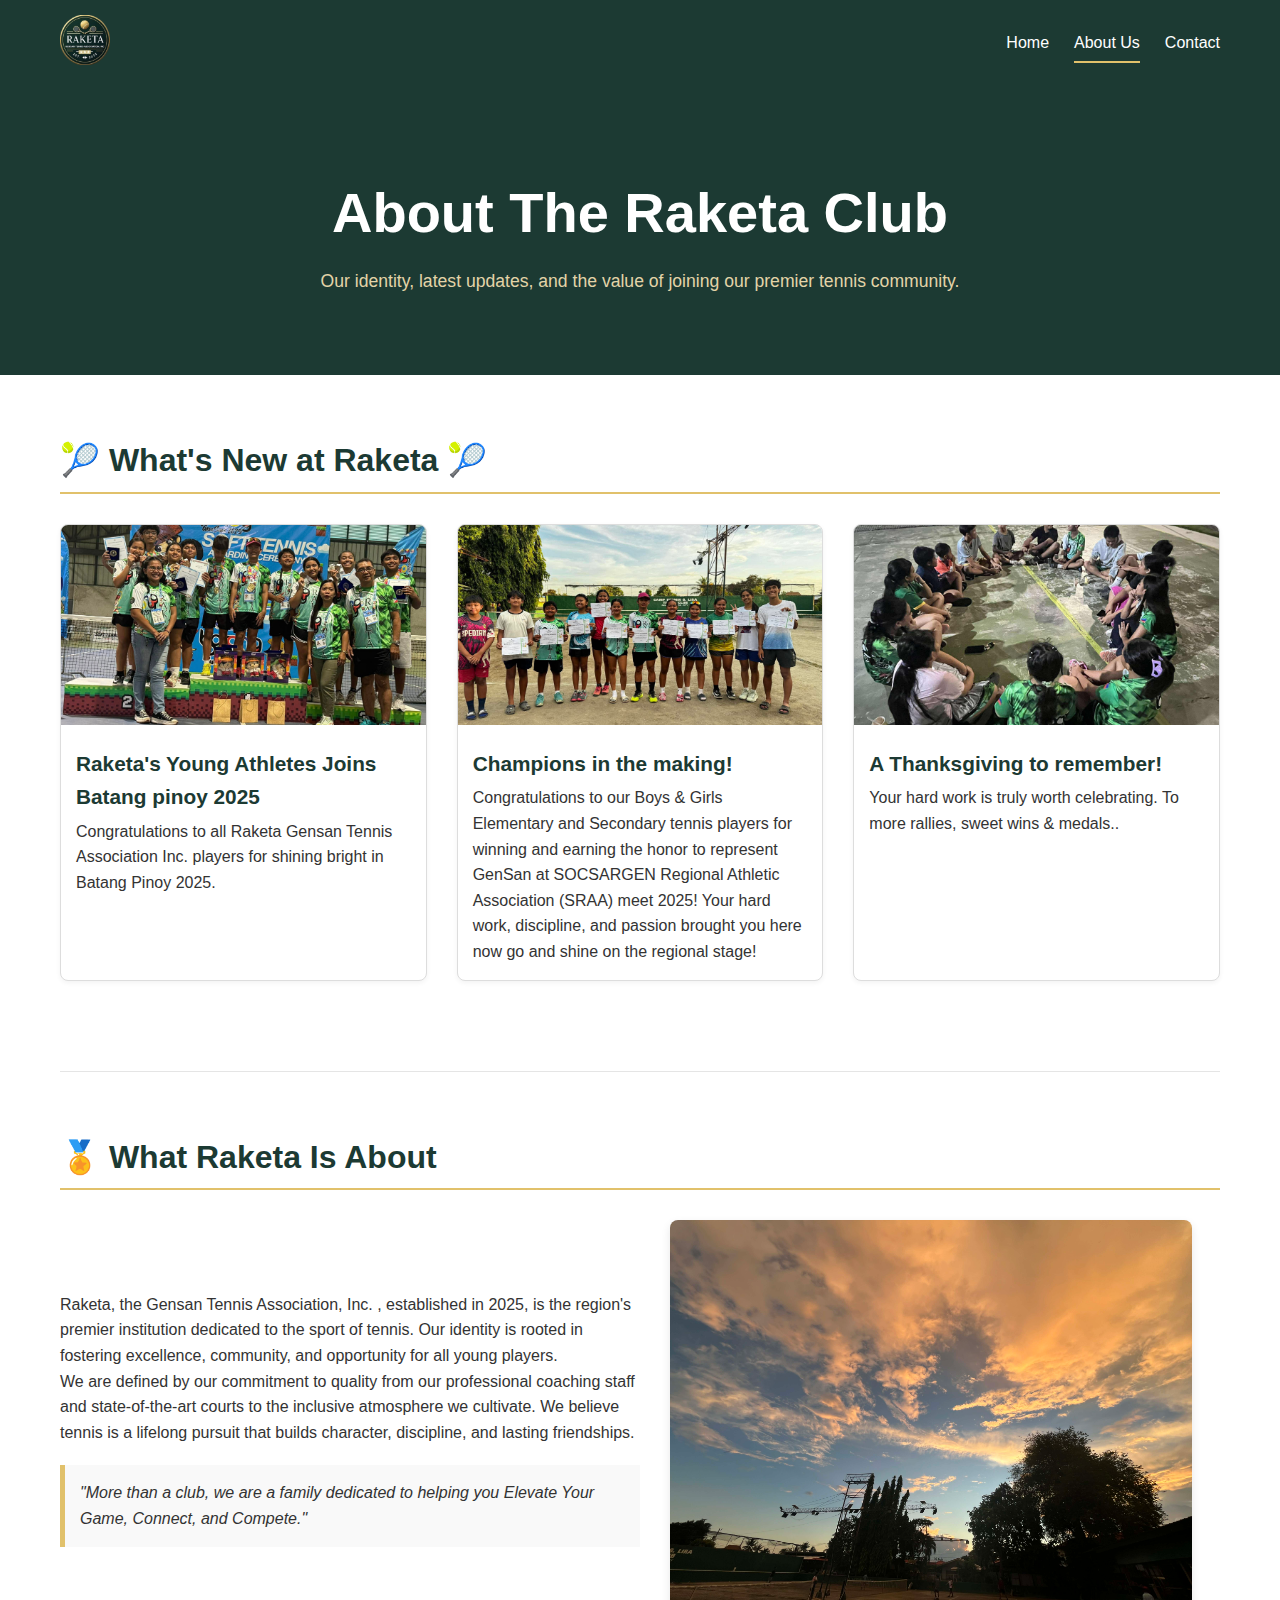
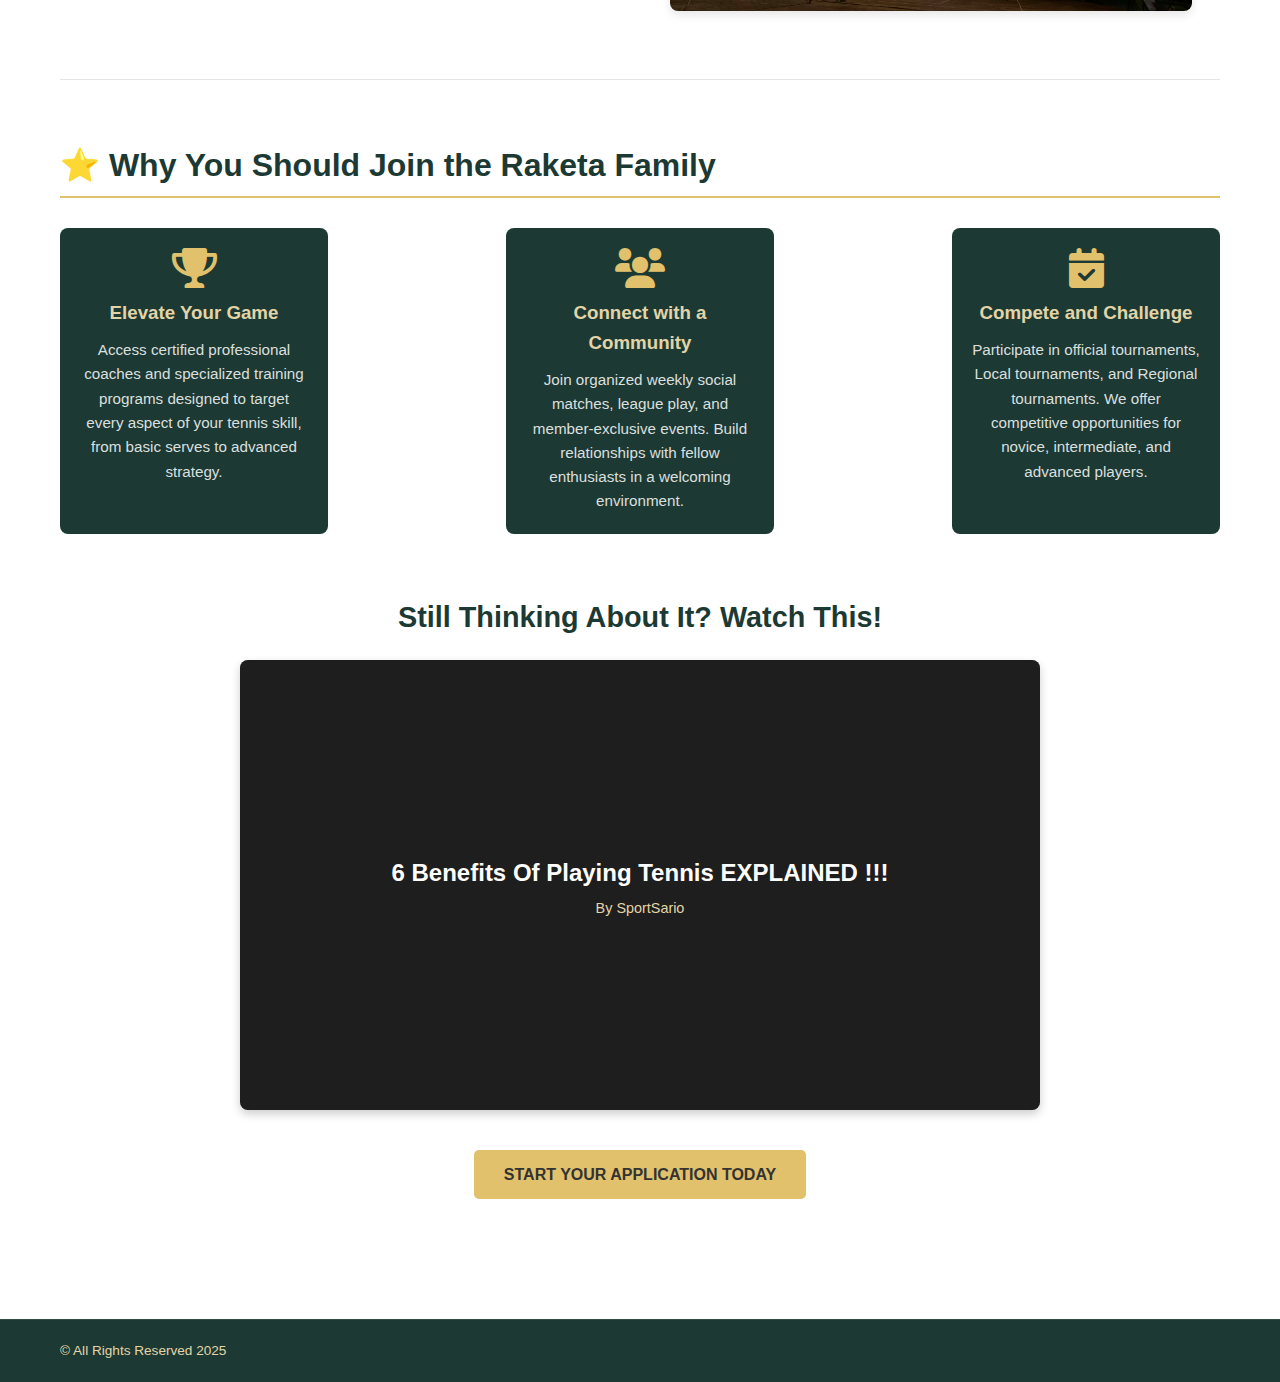
<file: AboutUs.Html>
<!DOCTYPE html>
<html lang="en">
<head>
    <meta charset="UTF-8">
    <meta name="viewport" content="width=device-width, initial-scale=1.0">
    <title>About Us - RAKETA GENSAN TENNIS ASSOCIATION, INC.</title>
    <link rel="stylesheet" href="Style/AboutUs.css">
    <link rel="stylesheet" href="https://cdnjs.cloudflare.com/ajax/libs/font-awesome/6.0.0-beta3/css/all.min.css">
    <meta name="description" content="RAKETA GENSAN TENNIS ASSOCIATION, INC. promotes tennis in General Santos City with tournaments, training, and community events for all skill levels.">
    <meta name="keywords" content="Raketa, Gensan Tennis, Tennis Association, General Santos City, Tennis Club, Tennis Training, Tennis Tournament, Sports, Mindanao Tennis">
    <Link REL="icon" type="x-icon" href="Image/Logo.png">
</head>
<body>


    <header class="main-header">
        <div class="container header-content">
            <div class="logo">
                <img src="Image/Logo.png" alt="Raketa Logo" class="logo-img">
            </div>
            <input type="checkbox" id="nav-check" role="button">
            <label for="nav-check" class="nav-toggle" aria-label="Toggle navigation">
                <i class="fas fa-bars"></i>
            </label>
            <nav class="main-nav">
                <ul class="nav-list">
                    <li><a href="index.html" class="nav-link">Home</a></li>
                    <li><a href="about.html" class="nav-link active">About Us</a></li>
                    <li><a href="ContactForm.html" class="nav-link">Contact</a></li>
                </ul>
            </nav>
        </div>
    </header>

    <section class="page-title-hero">
        <div class="container">
            <h1>About The Raketa Club</h1>
            <p>Our identity, latest updates, and the value of joining our premier tennis community.</p>
        </div>
    </section>

    <main class="about-content container">
        
        <section class="whats-new-section">
            <h2 class="section-heading">🎾 What's New at Raketa 🎾</h2>
            
            <div class="update-grid">
                
                <article class="update-card">
                    <img src="Image/BatangPinoy2025.jpg" alt="Batang Pinoy 2025" class="update-img">
                    <div class="update-info">
                        <h3>Raketa's Young Athletes Joins Batang pinoy 2025</h3>
                        <p>Congratulations to all Raketa Gensan Tennis Association Inc. players for shining bright in Batang Pinoy 2025.</p>
                    </div>
                </article>
                
                <article class="update-card">
                    <img src="Image/GSCAA.jpg" alt="GSCAA" class="update-img">
                    <div class="update-info">
                        <h3>Champions in the making!</h3>
                        <p>Congratulations to our Boys & Girls Elementary and Secondary tennis players for winning and earning the honor to represent GenSan at SOCSARGEN Regional Athletic Association (SRAA) meet 2025!
Your hard work, discipline, and passion brought you here now go and shine on the regional stage!</p>
                        
                    </div>
                </article>

                <article class="update-card">
                    <img src="Image/ThanksGiving.jpg" alt="Holiday schedule poster" class="update-img">
                    <div class="update-info">
                        <h3>A Thanksgiving to remember!</h3>
                        <p>Your hard work is truly worth celebrating. To more rallies, sweet wins & medals..</p>
                        
                    </div>
                </article>
            </div>


        </section>
        
        <hr>

        <section class="identity-section">
            <h2 class="section-heading">🏅 What Raketa Is About</h2>
            <div class="identity-grid">
                <div class="identity-text">
                    <p>Raketa, the Gensan Tennis Association, Inc. , established in 2025, is the region's premier institution dedicated to the sport of tennis. Our identity is rooted in fostering excellence, community, and opportunity for all young players.</p>
                    <p>We are defined by our commitment to quality from our professional coaching staff and state-of-the-art courts to the inclusive atmosphere we cultivate. We believe tennis is a lifelong pursuit that builds character, discipline, and lasting friendships.</p>
                    <p class="identity-quote">"More than a club, we are a family dedicated to helping you Elevate Your Game, Connect, and Compete."</p>
                </div>
                <div class="identity-image">
                    <img src="Image/Court2.jpg" alt="Aerial view of Raketa tennis courts at sunset" class="content-image">
                </div>
            </div>
        </section>
        
        <hr>
        
        <section class="benefits-section">
            <h2 class="section-heading">⭐ Why You Should Join the Raketa Family</h2>
            <div class="benefits-grid">
                
                <div class="benefits-point">
                    <i class="fas fa-trophy benefit-icon"></i>
                    <h3>Elevate Your Game</h3>
                    <p>Access certified professional coaches and specialized training programs designed to target every aspect of your tennis skill, from basic serves to advanced strategy.</p>
                </div>
                
                <div class="benefits-point">
                    <i class="fas fa-users benefit-icon"></i>
                    <h3>Connect with a Community</h3>
                    <p>Join organized weekly social matches, league play, and member-exclusive events. Build relationships with fellow enthusiasts in a welcoming environment.</p>
                </div>
                
                <div class="benefits-point">
                    <i class="fas fa-calendar-check benefit-icon"></i>
                    <h3>Compete and Challenge</h3>
                    <p>Participate in official tournaments, Local tournaments, and Regional tournaments. We offer competitive opportunities for novice, intermediate, and advanced players.</p>
                </div>
            </div>    
            
            <div class="video-explainer-container">
                <h3>Still Thinking About It? Watch This!</h3>
                <div class="video-responsive">
                    <a href="http://www.youtube.com/watch?v=J6KgO7LcnA8" target="_blank" class="video-link-overlay">
                        <p class="video-title">6 Benefits Of Playing Tennis EXPLAINED !!!</p>
                        <p class="video-channel">By SportSario</p>
                    </a>
                </div>
            </div>
            
            <div class="benefits-cta">
                <a href="ContactForm.html" class="btn-primary">START YOUR APPLICATION TODAY</a>
            </div>
            
        </section>

    </main>
    
    <footer class="main-footer">
        <div class="container footer-content">
        <p class="copyright">&copy; All Rights Reserved 2025 </p> 
        </div>
    </footer>

</body>
</html>
</file>
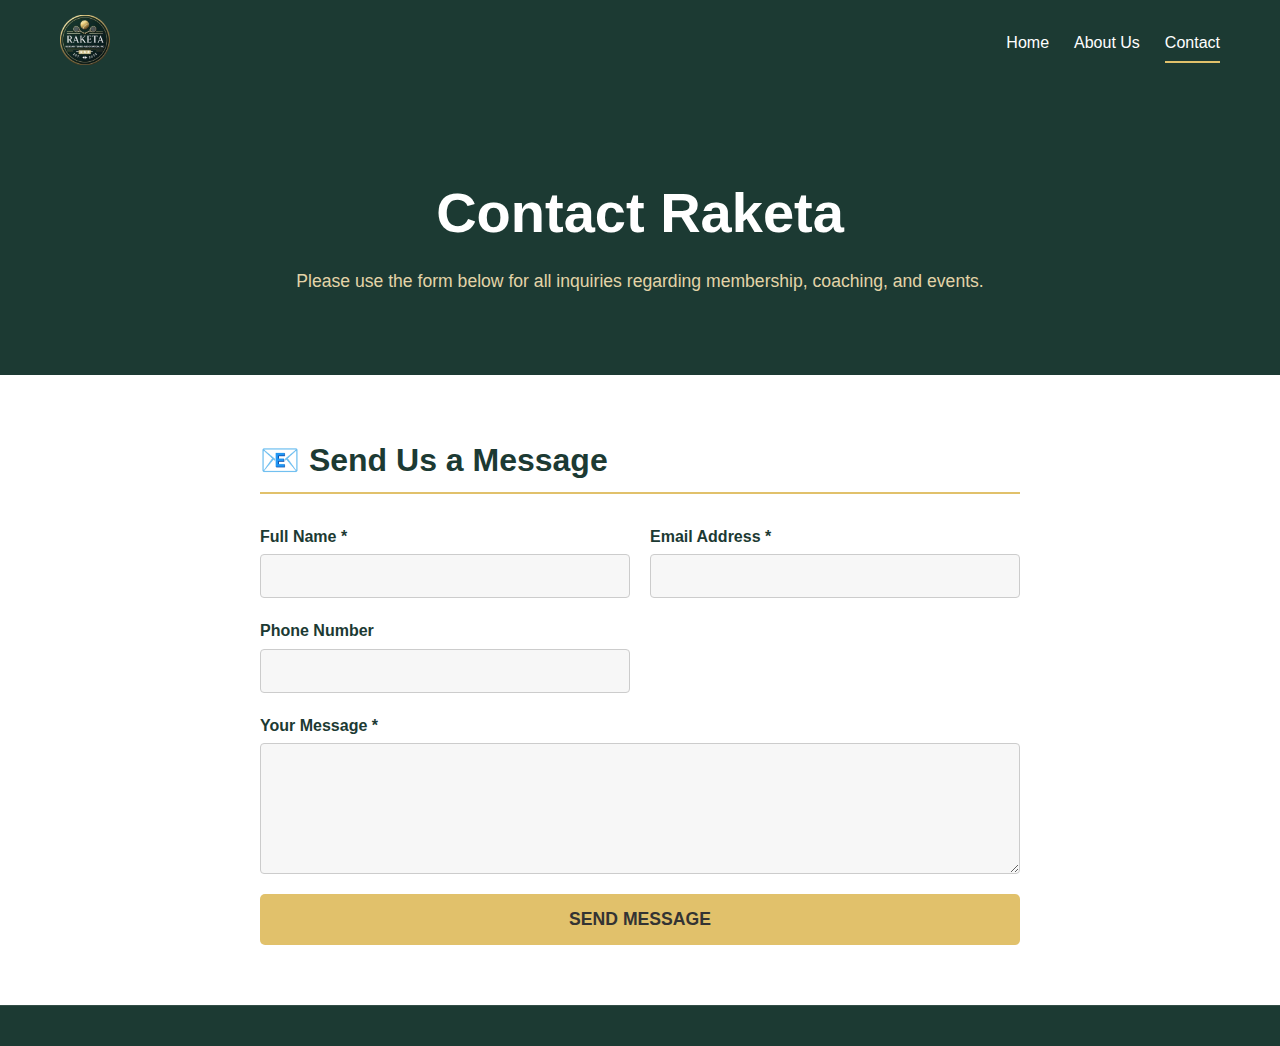
<file: ContactForm.html>
<!DOCTYPE html>
<html lang="en">
<head>
    <meta charset="UTF-8">
    <meta name="viewport" content="width=device-width, initial-scale=1.0">
    <title>Contact Us - Raketa Georgian Tennis Association</title>
    <link rel="stylesheet" href="Style/ContactForm.css">
    <link rel="stylesheet" href="https://cdnjs.cloudflare.com/ajax/libs/font-awesome/6.0.0-beta3/css/all.min.css">
    <meta name="description" content="RAKETA GENSAN TENNIS ASSOCIATION, INC. promotes tennis in General Santos City with tournaments, training, and community events for all skill levels.">
    <meta name="keywords" content="Raketa, Gensan Tennis, Tennis Association, General Santos City, Tennis Club, Tennis Training, Tennis Tournament, Sports, Mindanao Tennis">
    <Link REL="icon" type="x-icon" href="Image/Logo.png">
</head>
</head>
<body>


    <header class="main-header">
        <div class="container header-content">
            <div class="logo">
                <img src="Image/Logo.png" alt="Raketa Logo" class="logo-img">
            </div>
            
            <input type="checkbox" id="nav-check" role="button">
            
            <label for="nav-check" class="nav-toggle" aria-label="Toggle navigation">
                <i class="fas fa-bars"></i>
            </label>

            <nav class="main-nav">
                <ul class="nav-list">
                    <li><a href="Index.html" class="nav-link">Home</a></li>
                    <li><a href="AboutUs.Html" class="nav-link">About Us</a></li>
                    <li><a href="contact.html" class="nav-link active">Contact</a></li>
                </ul>
            </nav>
        </div>
    </header>

    <section class="page-title-hero">
        <div class="container">
            <h1>Contact Raketa</h1>
            <p>Please use the form below for all inquiries regarding membership, coaching, and events.</p>
        </div>
    </section>

    <main class="contact-content container">
        
        <section class="contact-form-section">
            <h2 class="section-heading">📧 Send Us a Message</h2>
            <form action="#" method="POST" class="contact-form">
                
                <div class="form-group">
                    <label for="name">Full Name *</label>
                    <input type="text" id="name" name="name" required>
                </div>

                <div class="form-group">
                    <label for="email">Email Address *</label>
                    <input type="email" id="email" name="email" required>
                </div>

                <div class="form-group">
                    <label for="phone">Phone Number</label>
                    <input type="tel" id="phone" name="phone">
                </div>

                <div class="form-group full-width">
                    <label for="message">Your Message *</label>
                    <textarea id="message" name="message" rows="7" required></textarea>
                </div>

                <div class="form-group full-width">
                    <button type="submit" class="btn-primary form-submit-btn">Send Message</button>
                </div>

            </form>
        </section>
        
    </main>
    
    <footer class="main-footer">
        <div class="container footer-content">
        </div>
    </footer>

</body>
</html>
</file>
<file: Style/AboutUs.css>
/*
==================================================
RAKETA TENNIS CLUB - COMPLETE STYLESHEET
==================================================
*/

/* --- 0. Global Reset and Variables --- */
:root {
    --color-primary: #1C3A33; /* Dark Green */
    --color-secondary: #E3D4A8; /* Light Gold/Tan */
    --color-accent: #E1C16B; /* Brighter Gold for buttons */
    --color-light: #FFFFFF;
    --color-dark: #333333;

    --font-sans: 'Arial', sans-serif; 
    --max-width: 1200px;
}

* {
    box-sizing: border-box;
    margin: 0;
    padding: 0;
}

body {
    font-family: var(--font-sans);
    line-height: 1.6;
    color: var(--color-dark);
    background-color: var(--color-light);
    /* Flex properties to ensure footer sticks to the bottom of content */
    min-height: 100vh; 
    display: flex;
    flex-direction: column;
}

.container {
    max-width: var(--max-width);
    margin: 0 auto;
    padding: 0 20px;
}

a {
    text-decoration: none;
    color: inherit;
}

hr {
    border: none;
    border-top: 1px solid rgba(0, 0, 0, 0.1);
    margin: 40px 0;
}


/* --- 1. Buttons and General Elements --- */
.btn-primary {
    display: inline-block;
    padding: 12px 30px;
    background-color: var(--color-accent);
    color: var(--color-dark);
    text-transform: uppercase;
    font-weight: bold;
    border-radius: 5px;
    transition: background-color 0.3s;
    border: none;
    cursor: pointer;
}

.btn-primary:hover {
    background-color: #D3B160;
}

.section-heading {
    font-size: 2em;
    color: var(--color-primary);
    margin-bottom: 30px;
    border-bottom: 2px solid var(--color-accent);
    padding-bottom: 5px;
    text-align: center;
}

/* --- 2. Top Bar --- */
.top-bar {
    background-color: var(--color-primary);
    color: var(--color-secondary);
    font-size: 0.85em;
    padding: 8px 0;
}

.top-bar-content {
    display: flex;
    justify-content: flex-end;
    gap: 15px;
}

.top-link {
    white-space: nowrap;
}

/* --- 3. Header & Navigation (CSS Only Responsive) --- */
.main-header {
    background-color: var(--color-primary);
    padding: 15px 0;
    position: sticky;
    top: 0;
    z-index: 1000;
}

.header-content {
    display: flex;
    justify-content: space-between;
    align-items: center;
}

.logo-img {
    height: 50px;
}

/* 3.1 Mobile Controls */
/* Hide the actual checkbox input */
#nav-check {
    display: none;
}

/* Hamburger Icon Styling (Mobile Only) */
.nav-toggle {
    background: none;
    border: none;
    color: var(--color-light);
    font-size: 1.5em;
    cursor: pointer;
    display: block; /* Show on mobile */
    order: 2;
}

/* 3.2 Mobile Navigation Menu */
.main-nav {
    /* Mobile Default State: Hidden and takes up full width */
    position: absolute;
    top: 80px; 
    left: 0;
    width: 100%;
    background-color: var(--color-primary);
    max-height: 0;
    overflow: hidden;
    transition: max-height 0.3s ease-out;
    order: 3;
}

/* CSS-ONLY TOGGLE: Show the menu when the checkbox is checked */
#nav-check:checked ~ .main-nav {
    max-height: 300px; /* Open the menu */
    border-top: 1px solid rgba(255, 255, 255, 0.1);
}

.nav-list {
    display: flex;
    flex-direction: column; 
    list-style: none;
    gap: 0;
    padding: 10px 20px;
}

.nav-list li {
    border-bottom: 1px solid rgba(255, 255, 255, 0.05);
}

.nav-list li:last-child {
    border-bottom: none;
}

.nav-link {
    color: var(--color-light);
    font-weight: 500;
    padding: 15px 0;
    display: block; 
    border-bottom: none; 
    transition: background-color 0.3s;
}

.nav-link:hover, .nav-link.active {
    background-color: rgba(255, 255, 255, 0.1);
    border-bottom-color: transparent;
}


/* --- 4. Hero Section (Homepage) --- */
.hero-section {
    background: url('hero-bg.jpg') no-repeat center center/cover;
    /* Flex-grow allows it to fill the vertical space above the footer */
    flex-grow: 1; 
    min-height: 60vh;
    position: relative;
    color: var(--color-light);
    display: flex;
    align-items: center;
    justify-content: center;
    text-align: center;
}

.hero-overlay {
    position: absolute;
    top: 0;
    left: 0;
    right: 0;
    bottom: 0;
    background-color: rgba(0, 0, 0, 0.4);
    display: flex;
    align-items: center;
    justify-content: center;
}

.hero-content {
    padding: 20px;
}

.hero-badge {
    max-width: 150px;
    margin-bottom: 20px;
}

.hero-title {
    font-size: 2.5em;
    margin-bottom: 10px;
    font-weight: 700;
    text-transform: uppercase;
}

.hero-subtitle {
    font-size: 1.2em;
    margin-bottom: 30px;
    font-weight: 300;
}


/* --- 5. Footer --- */
.main-footer {
    background-color: var(--color-primary);
    padding: 20px 0;
    border-top: 1px solid rgba(255, 255, 255, 0.1);
    font-size: 0.85em;
    flex-shrink: 0; /* Prevents footer from shrinking */
}

.footer-content {
    display: flex;
    flex-direction: column;
    gap: 10px;
    text-align: center;
    color: var(--color-secondary);
}

.footer-nav {
    display: flex;
    flex-wrap: wrap;
    justify-content: center;
    gap: 15px;
}


/* --- 6. About Us Page Title Hero --- */
.page-title-hero {
    background-color: var(--color-primary);
    color: var(--color-light);
    padding: 60px 20px;
    text-align: center;
}

.page-title-hero h1 {
    font-size: 2.8em;
    margin-bottom: 10px;
}

.page-title-hero p {
    font-size: 1.1em;
    color: var(--color-secondary);
}

/* Main Content Area */
.about-content {
    padding: 60px 20px;
    background-color: var(--color-light);
}

.content-image {
    width: 100%;
    height: auto;
    border-radius: 8px;
    box-shadow: 0 4px 10px rgba(0, 0, 0, 0.1);
}

/* --- 7. What's New Section --- */
.whats-new-section {
    padding-bottom: 20px;
}

.update-grid {
    display: flex;
    flex-direction: column; /* Stacked on mobile */
    gap: 30px;
    margin-bottom: 30px;
}

.update-card {
    background-color: var(--color-light);
    border: 1px solid #ddd;
    border-radius: 8px;
    overflow: hidden;
    box-shadow: 0 2px 5px rgba(0, 0, 0, 0.05);
}

.update-img {
    width: 100%;
    height: 200px;
    object-fit: cover;
}

.update-info {
    padding: 15px;
}

.update-info h3 {
    color: var(--color-primary);
    margin-bottom: 5px;
    font-size: 1.3em;
}

.update-date {
    font-size: 0.85em;
    color: #666;
    margin-bottom: 10px;
}

.read-more {
    display: inline-block;
    margin-top: 10px;
    color: var(--color-accent);
    font-weight: bold;
    transition: color 0.3s;
}

.read-more:hover {
    color: var(--color-primary);
}

.archive-link {
    text-align: center;
    margin-top: 30px;
}

.archive-link a {
    color: var(--color-primary);
    text-decoration: underline;
    font-weight: bold;
}

/* --- 8. Core Identity Section (What Raketa Is About) --- */
.identity-section {
    padding: 20px 0;
}

.identity-grid {
    display: flex;
    flex-direction: column; /* Stacked on mobile */
    gap: 30px;
    align-items: center;
}

.identity-text {
    flex: 1;
}

.identity-quote {
    font-style: italic;
    margin-top: 20px;
    padding: 15px;
    border-left: 5px solid var(--color-accent);
    background-color: #f9f9f9;
}

.identity-image {
    flex: 1;
    max-width: 100%;
}

/* --- 9. Benefits Section (Why They Should Join) --- */
.benefits-section {
    padding: 20px 0 60px 0;
    text-align: center;
}

.benefits-grid {
    display: flex;
    flex-direction: column; /* Stacked on mobile */
    gap: 30px;
    margin-bottom: 40px;
}

.benefits-point {
    padding: 20px;
    background-color: var(--color-primary); /* Dark Green Background */
    color: var(--color-light);
    border-radius: 8px;
    text-align: center;
}

.benefit-icon {
    font-size: 2.5em;
    color: var(--color-accent); /* Gold icon */
    margin-bottom: 10px;
    display: block;
}

.benefits-point h3 {
    color: var(--color-secondary);
    margin-bottom: 10px;
}

.benefits-point p {
    font-size: 0.95em;
    color: rgba(255, 255, 255, 0.85);
}

.benefits-cta {
    text-align: center;
}

/* 9.1 Video Explainer Styles */
.video-explainer-container {
    text-align: center;
    margin: 60px auto 40px auto;
    max-width: 800px;
}

.video-explainer-container h3 {
    color: var(--color-primary);
    margin-bottom: 20px;
    font-size: 1.8em;
}

.video-responsive {
    position: relative;
    padding-bottom: 56.25%; /* 16:9 ratio */
    height: 0;
    overflow: hidden;
    max-width: 100%;
    background-color: var(--color-dark);
    border-radius: 8px;
    box-shadow: 0 4px 10px rgba(0, 0, 0, 0.2);
}

.video-link-overlay {
    position: absolute;
    top: 0;
    left: 0;
    width: 100%;
    height: 100%;
    display: flex;
    flex-direction: column;
    justify-content: center;
    align-items: center;
    color: var(--color-light);
    background-color: rgba(0, 0, 0, 0.4);
    transition: background-color 0.3s;
    text-decoration: none;
}

.video-link-overlay:hover {
    background-color: rgba(0, 0, 0, 0.6);
}

.video-play-icon {
    font-size: 4em;
    color: var(--color-accent);
    margin-bottom: 10px;
}

.video-title {
    font-size: 1.5em;
    font-weight: bold;
    margin: 5px 0;
}

.video-channel {
    font-size: 0.9em;
    color: var(--color-secondary);
}


/* ==================================================
    MEDIA QUERIES (Desktop Styles)
================================================== */

@media (min-width: 768px) {
    
    /* Header: Desktop State */
    .nav-toggle {
        display: none; 
    }
    
    #nav-check {
        display: none;
    }

    .main-nav {
        position: static;
        max-height: none;
        overflow: visible;
        width: auto;
        order: initial;
    }
    
    .nav-list {
        flex-direction: row; 
        gap: 25px;
        padding: 0;
    }
    
    .nav-list li {
        border-bottom: none;
    }
    
    .nav-link {
        padding: 5px 0;
        border-bottom: 2px solid transparent; 
        background-color: transparent;
    }

    .nav-link:hover, .nav-link.active {
        border-bottom-color: var(--color-accent);
        background-color: transparent;
    }

    /* Hero */
    .hero-section {
        min-height: 70vh;
    }
    .hero-title {
        font-size: 3.5em;
    }

    /* Footer */
    .footer-content {
        flex-direction: row;
        justify-content: space-between;
        align-items: center;
        text-align: left;
    }

    .footer-nav {
        justify-content: flex-end;
    }
    
    /* About Us Page Layout */
    .page-title-hero {
        padding: 80px 20px;
    }
    
    .page-title-hero h1 {
        font-size: 3.5em;
    }

    .section-heading {
        text-align: left;
    }

    /* What's New Grid */
    .update-grid {
        flex-direction: row; 
        flex-wrap: wrap;
        justify-content: space-between;
    }

    .update-card {
        width: calc(33.333% - 20px);
    }

    /* Identity Grid (Text on left, Image on right) */
    .identity-grid {
        flex-direction: row; 
        text-align: left;
    }
    
    .identity-image {
        max-width: 45%;
    }

    .identity-text {
        max-width: 50%;
    }
    
    /* Benefits Grid (Two columns on tablet) */
    .benefits-grid {
        flex-direction: row;
        flex-wrap: wrap;
        justify-content: space-between;
    }
    
    .benefits-point {
        width: calc(50% - 15px); 
    }
}

@media (min-width: 1024px) {
    /* Benefits Grid (Four columns on desktop) */
    .benefits-point {
        width: calc(25% - 22px); 
    }
}
</file>
<file: Style/ContactForm.css>
/*
==================================================
RAKETA TENNIS CLUB - COMPLETE STYLESHEET
==================================================
*/

/* --- 0. Global Reset and Variables --- */
:root {
    --color-primary: #1C3A33; /* Dark Green */
    --color-secondary: #E3D4A8; /* Light Gold/Tan */
    --color-accent: #E1C16B; /* Brighter Gold for buttons */
    --color-light: #FFFFFF;
    --color-dark: #333333;

    --font-sans: 'Arial', sans-serif; 
    --max-width: 1200px;
}

* {
    box-sizing: border-box;
    margin: 0;
    padding: 0;
}

body {
    font-family: var(--font-sans);
    line-height: 1.6;
    color: var(--color-dark);
    background-color: var(--color-light);
    /* Flex properties to ensure footer sticks to the bottom of content */
    min-height: 100vh; 
    display: flex;
    flex-direction: column;
}

.container {
    max-width: var(--max-width);
    margin: 0 auto;
    padding: 0 20px;
}

a {
    text-decoration: none;
    color: inherit;
}

hr {
    border: none;
    border-top: 1px solid rgba(0, 0, 0, 0.1);
    margin: 40px 0;
}


/* --- 1. Buttons and General Elements --- */
.btn-primary {
    display: inline-block;
    padding: 12px 30px;
    background-color: var(--color-accent);
    color: var(--color-dark);
    text-transform: uppercase;
    font-weight: bold;
    border-radius: 5px;
    transition: background-color 0.3s;
    border: none;
    cursor: pointer;
}

.btn-primary:hover {
    background-color: #D3B160;
}

.section-heading {
    font-size: 2em;
    color: var(--color-primary);
    margin-bottom: 30px;
    border-bottom: 2px solid var(--color-accent);
    padding-bottom: 5px;
    text-align: center;
}

/* --- 2. Top Bar --- */
.top-bar {
    background-color: var(--color-primary);
    color: var(--color-secondary);
    font-size: 0.85em;
    padding: 8px 0;
}

.top-bar-content {
    display: flex;
    justify-content: flex-end;
    gap: 15px;
}

.top-link {
    white-space: nowrap;
}

/* --- 3. Header & Navigation (CSS Only Responsive) --- */
.main-header {
    background-color: var(--color-primary);
    padding: 15px 0;
    position: sticky;
    top: 0;
    z-index: 1000;
}

.header-content {
    display: flex;
    justify-content: space-between;
    align-items: center;
}

.logo-img {
    height: 50px;
}

/* 3.1 Mobile Controls */
/* Hide the actual checkbox input */
#nav-check {
    display: none;
}

/* Hamburger Icon Styling (Mobile Only) */
.nav-toggle {
    background: none;
    border: none;
    color: var(--color-light);
    font-size: 1.5em;
    cursor: pointer;
    display: block; /* Show on mobile */
    order: 2;
}

/* 3.2 Mobile Navigation Menu */
.main-nav {
    /* Mobile Default State: Hidden and takes up full width */
    position: absolute;
    top: 80px; 
    left: 0;
    width: 100%;
    background-color: var(--color-primary);
    max-height: 0;
    overflow: hidden;
    transition: max-height 0.3s ease-out;
    order: 3;
}

/* CSS-ONLY TOGGLE: Show the menu when the checkbox is checked */
#nav-check:checked ~ .main-nav {
    max-height: 300px; /* Open the menu */
    border-top: 1px solid rgba(255, 255, 255, 0.1);
}

.nav-list {
    display: flex;
    flex-direction: column; 
    list-style: none;
    gap: 0;
    padding: 10px 20px;
}

.nav-list li {
    border-bottom: 1px solid rgba(255, 255, 255, 0.05);
}

.nav-list li:last-child {
    border-bottom: none;
}

.nav-link {
    color: var(--color-light);
    font-weight: 500;
    padding: 15px 0;
    display: block; 
    border-bottom: none; 
    transition: background-color 0.3s;
}

.nav-link:hover, .nav-link.active {
    background-color: rgba(255, 255, 255, 0.1);
    border-bottom-color: transparent;
}


/* --- 4. Hero Section (Homepage) --- */
.hero-section {
    background: url('hero-bg.jpg') no-repeat center center/cover;
    /* Flex-grow allows it to fill the vertical space above the footer */
    flex-grow: 1; 
    min-height: 60vh;
    position: relative;
    color: var(--color-light);
    display: flex;
    align-items: center;
    justify-content: center;
    text-align: center;
}

.hero-overlay {
    position: absolute;
    top: 0;
    left: 0;
    right: 0;
    bottom: 0;
    background-color: rgba(0, 0, 0, 0.4);
    display: flex;
    align-items: center;
    justify-content: center;
}

.hero-content {
    padding: 20px;
}

.hero-badge {
    max-width: 150px;
    margin-bottom: 20px;
}

.hero-title {
    font-size: 2.5em;
    margin-bottom: 10px;
    font-weight: 700;
    text-transform: uppercase;
}

.hero-subtitle {
    font-size: 1.2em;
    margin-bottom: 30px;
    font-weight: 300;
}


/* --- 5. Footer --- */
.main-footer {
    background-color: var(--color-primary);
    padding: 20px 0;
    border-top: 1px solid rgba(255, 255, 255, 0.1);
    font-size: 0.85em;
    flex-shrink: 0; /* Prevents footer from shrinking */
}

.footer-content {
    display: flex;
    flex-direction: column;
    gap: 10px;
    text-align: center;
    color: var(--color-secondary);
}

.footer-nav {
    display: flex;
    flex-wrap: wrap;
    justify-content: center;
    gap: 15px;
}


/* --- 6. Page Title Hero (Used on About and Contact) --- */
.page-title-hero {
    background-color: var(--color-primary);
    color: var(--color-light);
    padding: 60px 20px;
    text-align: center;
}

.page-title-hero h1 {
    font-size: 2.8em;
    margin-bottom: 10px;
}

.page-title-hero p {
    font-size: 1.1em;
    color: var(--color-secondary);
}

/* Main Content Area */
.about-content {
    padding: 60px 20px;
    background-color: var(--color-light);
}

.content-image {
    width: 100%;
    height: auto;
    border-radius: 8px;
    box-shadow: 0 4px 10px rgba(0, 0, 0, 0.1);
}

/* --- 7. What's New Section (About Us) --- */
.whats-new-section {
    padding-bottom: 20px;
}

.update-grid {
    display: flex;
    flex-direction: column; /* Stacked on mobile */
    gap: 30px;
    margin-bottom: 30px;
}

.update-card {
    background-color: var(--color-light);
    border: 1px solid #ddd;
    border-radius: 8px;
    overflow: hidden;
    box-shadow: 0 2px 5px rgba(0, 0, 0, 0.05);
}

.update-img {
    width: 100%;
    height: 200px;
    object-fit: cover;
}

.update-info {
    padding: 15px;
}

.update-info h3 {
    color: var(--color-primary);
    margin-bottom: 5px;
    font-size: 1.3em;
}

.update-date {
    font-size: 0.85em;
    color: #666;
    margin-bottom: 10px;
}

.read-more {
    display: inline-block;
    margin-top: 10px;
    color: var(--color-accent);
    font-weight: bold;
    transition: color 0.3s;
}

.read-more:hover {
    color: var(--color-primary);
}

.archive-link {
    text-align: center;
    margin-top: 30px;
}

.archive-link a {
    color: var(--color-primary);
    text-decoration: underline;
    font-weight: bold;
}

/* --- 8. Core Identity Section (What Raketa Is About) --- */
.identity-section {
    padding: 20px 0;
}

.identity-grid {
    display: flex;
    flex-direction: column; /* Stacked on mobile */
    gap: 30px;
    align-items: center;
}

.identity-text {
    flex: 1;
}

.identity-quote {
    font-style: italic;
    margin-top: 20px;
    padding: 15px;
    border-left: 5px solid var(--color-accent);
    background-color: #f9f9f9;
}

.identity-image {
    flex: 1;
    max-width: 100%;
}

/* --- 9. Benefits Section (Why They Should Join) --- */
.benefits-section {
    padding: 20px 0 60px 0;
    text-align: center;
}

.benefits-grid {
    display: flex;
    flex-direction: column; /* Stacked on mobile */
    gap: 30px;
    margin-bottom: 40px;
}

.benefits-point {
    padding: 20px;
    background-color: var(--color-primary); /* Dark Green Background */
    color: var(--color-light);
    border-radius: 8px;
    text-align: center;
}

.benefit-icon {
    font-size: 2.5em;
    color: var(--color-accent); /* Gold icon */
    margin-bottom: 10px;
    display: block;
}

.benefits-point h3 {
    color: var(--color-secondary);
    margin-bottom: 10px;
}

.benefits-point p {
    font-size: 0.95em;
    color: rgba(255, 255, 255, 0.85);
}

.benefits-cta {
    text-align: center;
}

/* 9.1 Embedded Video Styles */
.video-explainer-container {
    text-align: center;
    margin: 60px auto 40px auto;
    max-width: 800px;
}

.video-explainer-container h3 {
    color: var(--color-primary);
    margin-bottom: 20px;
    font-size: 1.8em;
}

/* Responsive container for 16:9 aspect ratio */
.video-responsive {
    position: relative;
    padding-bottom: 56.25%; /* 16:9 ratio (height/width = 9/16 = 0.5625) */
    height: 0;
    overflow: hidden;
    max-width: 100%;
    background-color: var(--color-dark);
    border-radius: 8px;
    box-shadow: 0 4px 10px rgba(0, 0, 0, 0.2);
}

/* Ensure the iframe fills the container completely */
.video-responsive iframe {
    position: absolute;
    top: 0;
    left: 0;
    width: 100%;
    height: 100%;
}


/* --- 10. Contact Page Styles --- */

.contact-content {
    padding: 60px 20px;
    max-width: 800px; /* Constrain form width for better readability */
    margin: 0 auto;
}

/* Contact Form Styles */
.contact-form {
    display: flex;
    flex-wrap: wrap;
    gap: 20px;
}

.form-group {
    display: flex;
    flex-direction: column;
    width: 100%; /* Full width on mobile */
}

.form-group.full-width {
    width: 100%;
}

.contact-form label {
    font-weight: bold;
    color: var(--color-primary);
    margin-bottom: 5px;
}

.contact-form input[type="text"],
.contact-form input[type="email"],
.contact-form input[type="tel"],
.contact-form select,
.contact-form textarea {
    padding: 12px;
    border: 1px solid #ccc;
    border-radius: 4px;
    font-size: 1em;
    width: 100%;
    background-color: #f7f7f7;
    transition: border-color 0.3s;
}

.contact-form input:focus,
.contact-form select:focus,
.contact-form textarea:focus {
    border-color: var(--color-accent);
    outline: none;
    box-shadow: 0 0 0 2px rgba(225, 193, 107, 0.3);
}

.contact-form textarea {
    resize: vertical;
}

.form-submit-btn {
    width: 100%;
    padding: 15px;
    font-size: 1.1em;
}


/* ==================================================
    MEDIA QUERIES (Desktop Styles)
================================================== */

@media (min-width: 768px) {
    
    /* Header: Desktop State */
    .nav-toggle {
        display: none; 
    }
    
    #nav-check {
        display: none;
    }

    .main-nav {
        position: static;
        max-height: none;
        overflow: visible;
        width: auto;
        order: initial;
    }
    
    .nav-list {
        flex-direction: row; 
        gap: 25px;
        padding: 0;
    }
    
    .nav-list li {
        border-bottom: none;
    }
    
    .nav-link {
        padding: 5px 0;
        border-bottom: 2px solid transparent; 
        background-color: transparent;
    }

    .nav-link:hover, .nav-link.active {
        border-bottom-color: var(--color-accent);
        background-color: transparent;
    }

    /* Hero */
    .hero-section {
        min-height: 70vh;
    }
    .hero-title {
        font-size: 3.5em;
    }

    /* Footer */
    .footer-content {
        flex-direction: row;
        justify-content: space-between;
        align-items: center;
        text-align: left;
    }

    .footer-nav {
        justify-content: flex-end;
    }
    
    /* About Us Page Layout */
    .page-title-hero {
        padding: 80px 20px;
    }
    
    .page-title-hero h1 {
        font-size: 3.5em;
    }

    .section-heading {
        text-align: left;
    }

    /* What's New Grid */
    .update-grid {
        flex-direction: row; 
        flex-wrap: wrap;
        justify-content: space-between;
    }

    .update-card {
        width: calc(33.333% - 20px);
    }

    /* Identity Grid (Text on left, Image on right) */
    .identity-grid {
        flex-direction: row; 
        text-align: left;
    }
    
    .identity-image {
        max-width: 45%;
    }

    .identity-text {
        max-width: 50%;
    }
    
    /* Benefits Grid (Two columns on tablet) */
    .benefits-grid {
        flex-direction: row;
        flex-wrap: wrap;
        justify-content: space-between;
    }
    
    .benefits-point {
        width: calc(50% - 15px); 
    }

    /* Contact Form Layout (Two columns on tablet) */
    .form-group {
        width: calc(50% - 10px); /* 50% width minus half the gap */
    }
    
    .form-group.full-width {
        width: 100%;
    }
}

@media (min-width: 1024px) {
    /* Benefits Grid (Four columns on desktop) */
    .benefits-point {
        width: calc(25% - 22px); 
    }
}
</file>
